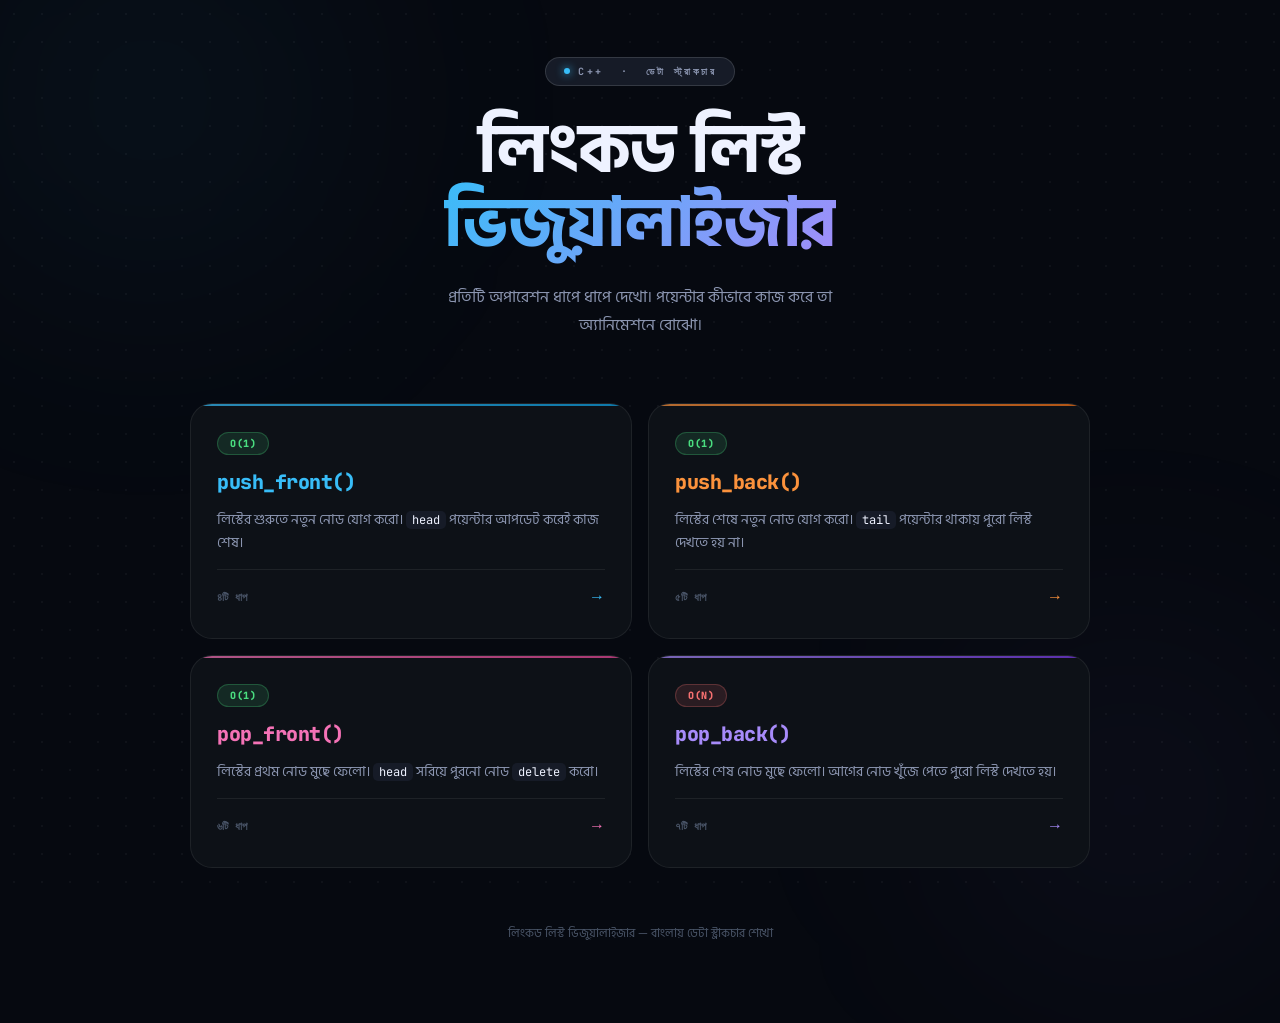
<file: index.html>
<!DOCTYPE html>
<html lang="bn">
<head>
    <meta charset="UTF-8">
    <meta name="viewport" content="width=device-width, initial-scale=1.0">
    <title>লিংকড লিস্ট ভিজুয়ালাইজার</title>
    <link rel="stylesheet" href="style.css">
</head>
<body>
<div class="bg-grid"></div>

<div class="page">
    <header class="hero">
        <div class="hero-tag">C++ &nbsp;&middot;&nbsp; ডেটা স্ট্রাকচার</div>
        <h1 class="hero-title">লিংকড লিস্ট<br><span class="hero-accent">ভিজুয়ালাইজার</span></h1>
        <p class="hero-sub">প্রতিটি অপারেশন ধাপে ধাপে দেখো। পয়েন্টার কীভাবে কাজ করে তা অ্যানিমেশনে বোঝো।</p>
    </header>

    <div class="grid">
        <a class="card card--pf" href="push_front/push_front.html">
            <div class="card-top">
                <span class="card-complexity complexity--fast">O(1)</span>
            </div>
            <div class="card-fn">push_front()</div>
            <p class="card-desc">লিস্টের শুরুতে নতুন নোড যোগ করো। <code>head</code> পয়েন্টার আপডেট করেই কাজ শেষ।</p>
            <div class="card-footer">
                <span class="card-steps">৪টি ধাপ</span>
                <span class="card-arrow">&#8594;</span>
            </div>
        </a>

        <a class="card card--pb" href="push_back/push_back.html">
            <div class="card-top">
                <span class="card-complexity complexity--fast">O(1)</span>
            </div>
            <div class="card-fn">push_back()</div>
            <p class="card-desc">লিস্টের শেষে নতুন নোড যোগ করো। <code>tail</code> পয়েন্টার থাকায় পুরো লিস্ট দেখতে হয় না।</p>
            <div class="card-footer">
                <span class="card-steps">৫টি ধাপ</span>
                <span class="card-arrow">&#8594;</span>
            </div>
        </a>

        <a class="card card--pof" href="pop_front/pop_front.html">
            <div class="card-top">
                <span class="card-complexity complexity--fast">O(1)</span>
            </div>
            <div class="card-fn">pop_front()</div>
            <p class="card-desc">লিস্টের প্রথম নোড মুছে ফেলো। <code>head</code> সরিয়ে পুরনো নোড <code>delete</code> করো।</p>
            <div class="card-footer">
                <span class="card-steps">৬টি ধাপ</span>
                <span class="card-arrow">&#8594;</span>
            </div>
        </a>

        <a class="card card--pob" href="pop_back/pop_back.html">
            <div class="card-top">
                <span class="card-complexity complexity--slow">O(N)</span>
            </div>
            <div class="card-fn">pop_back()</div>
            <p class="card-desc">লিস্টের শেষ নোড মুছে ফেলো। আগের নোড খুঁজে পেতে পুরো লিস্ট দেখতে হয়।</p>
            <div class="card-footer">
                <span class="card-steps">৭টি ধাপ</span>
                <span class="card-arrow">&#8594;</span>
            </div>
        </a>
    </div>

    <footer class="foot">লিংকড লিস্ট ভিজুয়ালাইজার &mdash; বাংলায় ডেটা স্ট্রাকচার শেখো</footer>
</div>
<script src="script.js"></script>
</body>
</html>
</file>
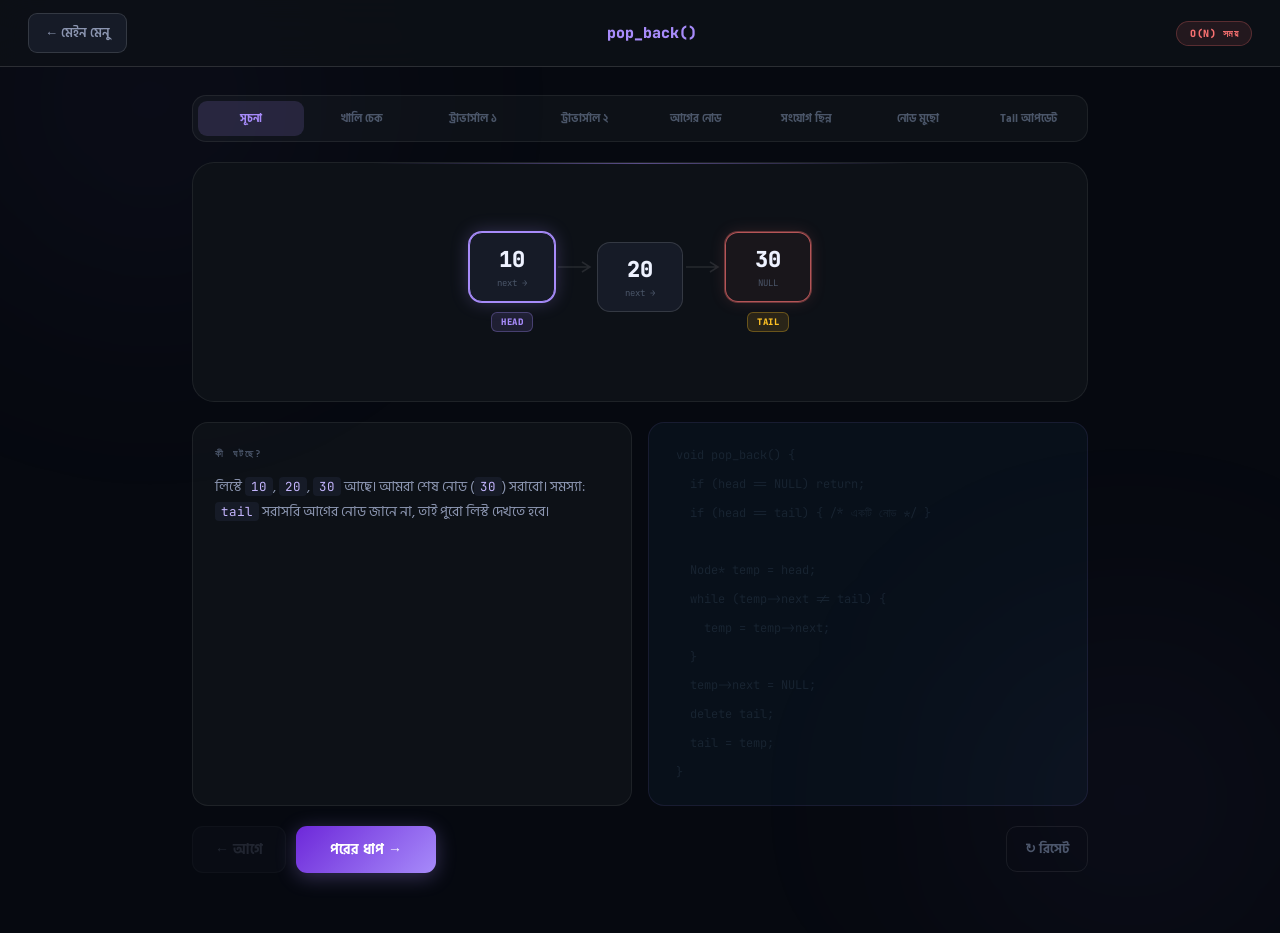
<file: pop_back/pop_back.html>
<!DOCTYPE html>
<html lang="bn">
<head>
    <meta charset="UTF-8">
    <meta name="viewport" content="width=device-width, initial-scale=1.0">
    <title>pop_back() — লিংকড লিস্ট</title>
    <link rel="stylesheet" href="../style.css">
    <style>
        .viz-page.theme-pob { --c-accent: #a78bfa; --c-glow: rgba(167,139,250,0.28); }
    </style>
</head>
<body class="viz-page theme-pob">
<div class="viz-wrap">
    <nav class="top-nav">
        <a class="nav-back" href="../index.html">&#8592; মেইন মেনু</a>
        <span class="nav-title">pop_back()</span>
        <span class="nav-badge badge-on">O(N) সময়</span>
    </nav>
    <div class="viz-main">
        <div class="stepper" id="stepper"></div>
        <div class="vis-box" id="vis"></div>
        <div class="info-grid">
            <div class="desc-card">
                <h4>কী ঘটছে?</h4>
                <div id="desc-text"></div>
            </div>
            <div class="code-card" id="code-view"></div>
        </div>
        <div class="nav-controls">
            <div class="btn-group">
                <button class="btn btn-prev" onclick="prev()" id="prevBtn">&#8592; আগে</button>
                <button class="btn btn-next" onclick="next()" id="nextBtn">পরের ধাপ &#8594;</button>
            </div>
            <button class="btn btn-reset" onclick="reset()">&#8635; রিসেট</button>
        </div>
    </div>
</div>
<script src="pop_back.js"></script>
</body>
</html>
</file>
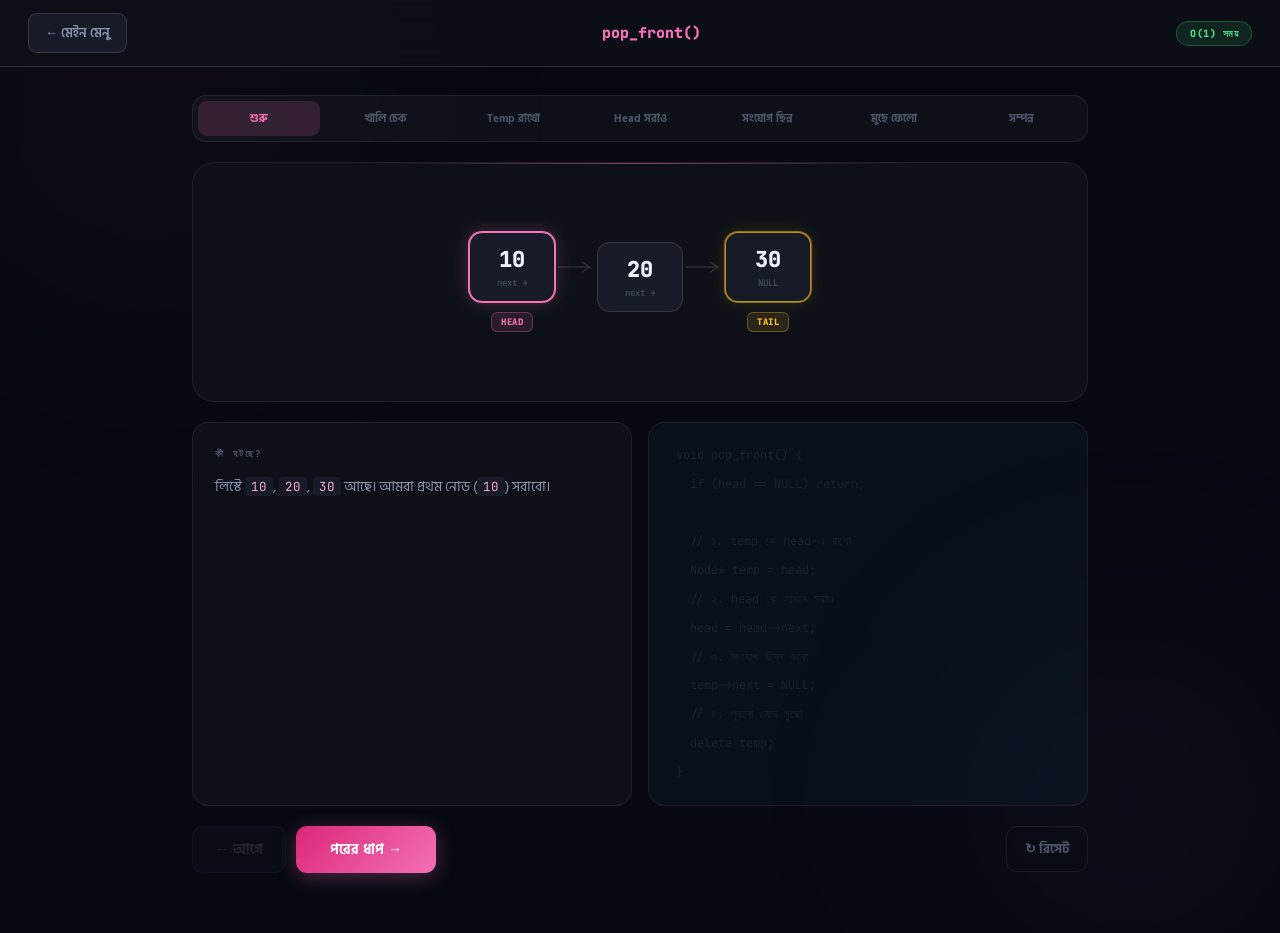
<file: pop_front/pop_front.html>
<!DOCTYPE html>
<html lang="bn">
<head>
    <meta charset="UTF-8">
    <meta name="viewport" content="width=device-width, initial-scale=1.0">
    <title>pop_front() — লিংকড লিস্ট</title>
    <link rel="stylesheet" href="../style.css">
    <style>
        .viz-page.theme-pof { --c-accent: #f472b6; --c-glow: rgba(244,114,182,0.28); }
    </style>
</head>
<body class="viz-page theme-pof">
<div class="viz-wrap">
    <nav class="top-nav">
        <a class="nav-back" href="../index.html">&#8592; মেইন মেনু</a>
        <span class="nav-title">pop_front()</span>
        <span class="nav-badge badge-o1">O(1) সময়</span>
    </nav>
    <div class="viz-main">
        <div class="stepper" id="stepper"></div>
        <div class="vis-box" id="vis"></div>
        <div class="info-grid">
            <div class="desc-card">
                <h4>কী ঘটছে?</h4>
                <div id="desc-text"></div>
            </div>
            <div class="code-card" id="code-view"></div>
        </div>
        <div class="nav-controls">
            <div class="btn-group">
                <button class="btn btn-prev" onclick="prev()" id="prevBtn">&#8592; আগে</button>
                <button class="btn btn-next" onclick="next()" id="nextBtn">পরের ধাপ &#8594;</button>
            </div>
            <button class="btn btn-reset" onclick="reset()">&#8635; রিসেট</button>
        </div>
    </div>
</div>
<script src="pop_front.js"></script>
</body>
</html>
</file>
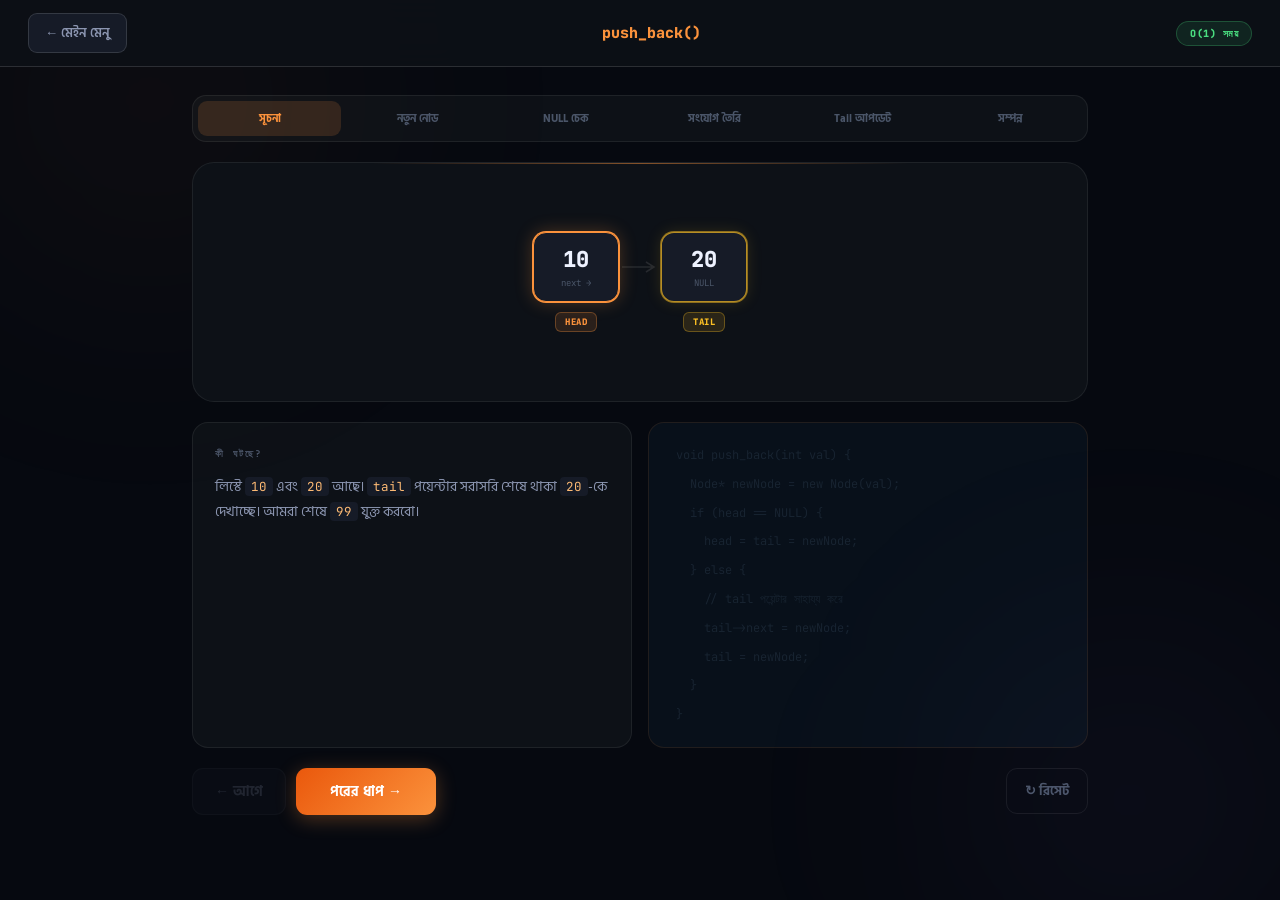
<file: push_back/push_back.html>
<!DOCTYPE html>
<html lang="bn">
<head>
    <meta charset="UTF-8">
    <meta name="viewport" content="width=device-width, initial-scale=1.0">
    <title>push_back() — লিংকড লিস্ট</title>
    <link rel="stylesheet" href="../style.css">
    <style>
        .viz-page.theme-pb { --c-accent: #fb923c; --c-glow: rgba(251,146,60,0.28); }
    </style>
</head>
<body class="viz-page theme-pb">
<div class="viz-wrap">
    <nav class="top-nav">
        <a class="nav-back" href="../index.html">&#8592; মেইন মেনু</a>
        <span class="nav-title">push_back()</span>
        <span class="nav-badge badge-o1">O(1) সময়</span>
    </nav>
    <div class="viz-main">
        <div class="stepper" id="stepper"></div>
        <div class="vis-box" id="vis"></div>
        <div class="info-grid">
            <div class="desc-card">
                <h4>কী ঘটছে?</h4>
                <div id="desc-text"></div>
            </div>
            <div class="code-card" id="code-view"></div>
        </div>
        <div class="nav-controls">
            <div class="btn-group">
                <button class="btn btn-prev" onclick="prev()" id="prevBtn">&#8592; আগে</button>
                <button class="btn btn-next" onclick="next()" id="nextBtn">পরের ধাপ &#8594;</button>
            </div>
            <button class="btn btn-reset" onclick="reset()">&#8635; রিসেট</button>
        </div>
    </div>
</div>
<script src="push_back.js"></script>
</body>
</html>
</file>
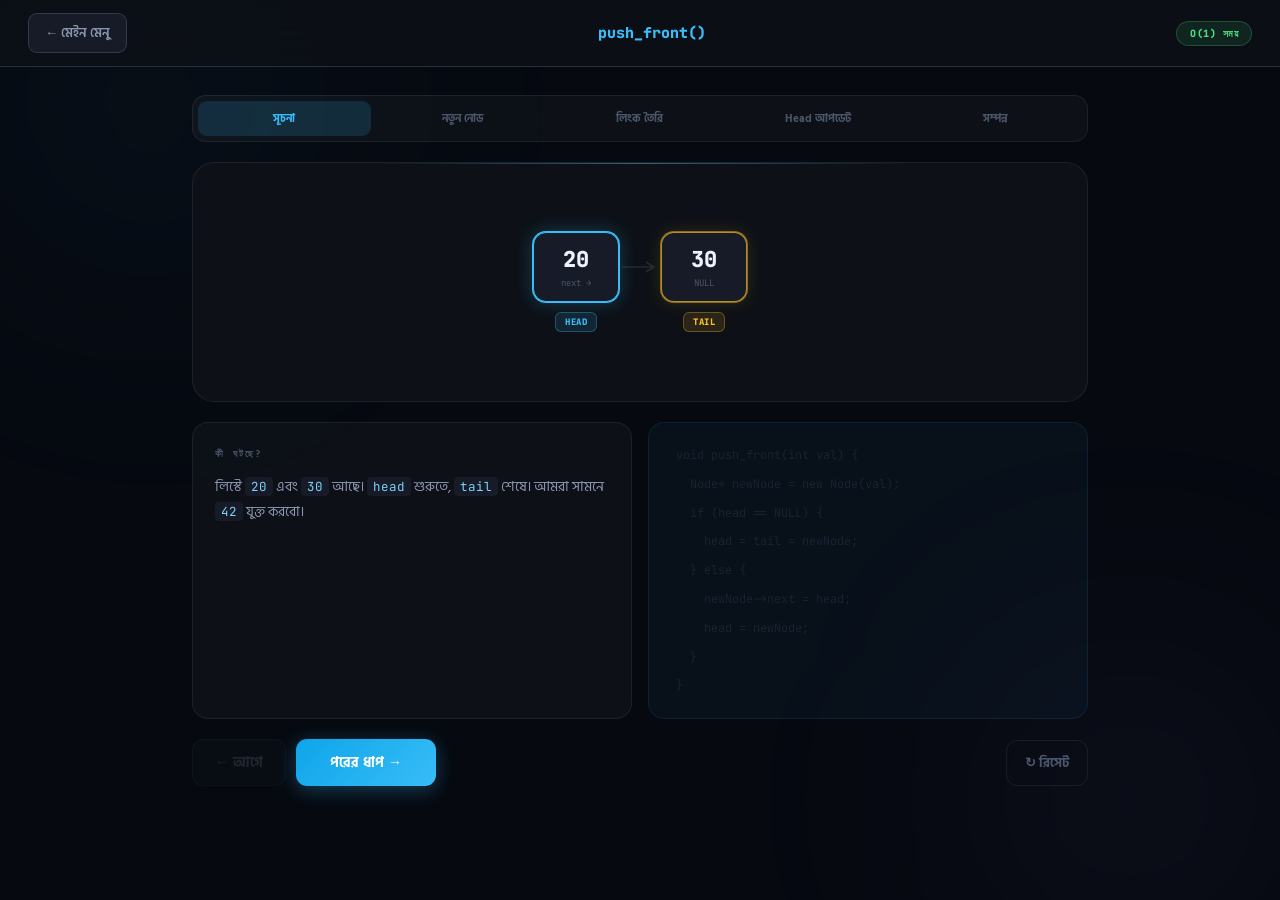
<file: push_front/push_front.html>
<!DOCTYPE html>
<html lang="bn">
<head>
    <meta charset="UTF-8">
    <meta name="viewport" content="width=device-width, initial-scale=1.0">
    <title>push_front() — লিংকড লিস্ট</title>
    <link rel="stylesheet" href="../style.css">
    <style>
        /* push_front specific: --c-accent = sky, --c-glow = sky glow */
        .viz-page.theme-pf { --c-accent: #38bdf8; --c-glow: rgba(56,189,248,0.28); }
    </style>
</head>
<body class="viz-page theme-pf">
<div class="viz-wrap">
    <nav class="top-nav">
        <a class="nav-back" href="../index.html">&#8592; মেইন মেনু</a>
        <span class="nav-title">push_front()</span>
        <span class="nav-badge badge-o1">O(1) সময়</span>
    </nav>
    <div class="viz-main">
        <div class="stepper" id="stepper"></div>
        <div class="vis-box" id="vis"></div>
        <div class="info-grid">
            <div class="desc-card">
                <h4>কী ঘটছে?</h4>
                <div id="desc-text"></div>
            </div>
            <div class="code-card" id="code-view"></div>
        </div>
        <div class="nav-controls">
            <div class="btn-group">
                <button class="btn btn-prev" onclick="prev()" id="prevBtn">&#8592; আগে</button>
                <button class="btn btn-next" onclick="next()" id="nextBtn">পরের ধাপ &#8594;</button>
            </div>
            <button class="btn btn-reset" onclick="reset()">&#8635; রিসেট</button>
        </div>
    </div>
</div>
<script src="push_front.js"></script>
</body>
</html>
</file>
<file: style.css>
@import url('https://fonts.googleapis.com/css2?family=Hind+Siliguri:wght@400;500;600;700&family=JetBrains+Mono:wght@400;600;700;800&display=swap');

*, *::before, *::after { box-sizing: border-box; margin: 0; padding: 0; }

/* =============================================
   GLOBAL DARK TOKENS
   ============================================= */
:root {
    --sans:  'Hind Siliguri', sans-serif;
    --mono:  'JetBrains Mono', monospace;

    /* Surface layers */
    --bg-base:    #060910;
    --bg-surface: #0d1117;
    --bg-raised:  #161b27;
    --bg-high:    #1e2535;
    --border:     rgba(255,255,255,0.07);
    --border-hi:  rgba(255,255,255,0.13);

    /* Text */
    --text-primary:  #eef2ff;
    --text-secondary:#8b95b0;
    --text-muted:    #4a5568;

    /* Per-operation accent palettes */
    --pf-a:  #38bdf8;   /* push_front  — sky  */
    --pf-b:  #0ea5e9;
    --pf-glow: rgba(56,189,248,0.22);

    --pb-a:  #fb923c;   /* push_back   — orange */
    --pb-b:  #f97316;
    --pb-glow: rgba(251,146,60,0.22);

    --pof-a: #f472b6;   /* pop_front   — pink */
    --pof-b: #ec4899;
    --pof-glow: rgba(244,114,182,0.22);

    --pob-a: #a78bfa;   /* pop_back    — violet */
    --pob-b: #7c3aed;
    --pob-glow: rgba(167,139,250,0.22);

    --green-a: #4ade80;
    --red-a:   #f87171;

    --radius-sm: 10px;
    --radius-md: 16px;
    --radius-lg: 22px;
}

/* =============================================
   LANDING PAGE — BODY
   ============================================= */
body {
    background: var(--bg-base);
    font-family: var(--sans);
    color: var(--text-primary);
    min-height: 100vh;
    display: flex;
    justify-content: center;
    padding: 56px 20px 80px;
    position: relative;
    overflow-x: hidden;
}

/* Ambient gradient orbs */
body::before, body::after {
    content: '';
    position: fixed;
    border-radius: 50%;
    filter: blur(120px);
    pointer-events: none;
    z-index: 0;
}
body::before {
    width: 600px; height: 600px;
    top: -200px; left: -150px;
    background: radial-gradient(circle, rgba(56,189,248,0.07) 0%, transparent 70%);
}
body::after {
    width: 500px; height: 500px;
    bottom: -150px; right: -100px;
    background: radial-gradient(circle, rgba(167,139,250,0.07) 0%, transparent 70%);
}

/* Fine dot-grid */
.bg-grid {
    position: fixed; inset: 0; z-index: 0; pointer-events: none;
    background-image: radial-gradient(rgba(255,255,255,0.04) 1px, transparent 1px);
    background-size: 28px 28px;
}

.page {
    position: relative; z-index: 1;
    width: 100%; max-width: 900px;
}

/* ---- HERO ---- */
.hero { text-align: center; margin-bottom: 64px; }

.hero-tag {
    display: inline-flex; align-items: center; gap: 8px;
    background: var(--bg-raised);
    border: 1px solid var(--border-hi);
    color: var(--text-secondary);
    font-family: var(--mono);
    font-size: 10px; font-weight: 700;
    letter-spacing: 2.5px; text-transform: uppercase;
    padding: 7px 18px; border-radius: 99px;
    margin-bottom: 28px;
}
.hero-tag::before {
    content: '';
    display: inline-block;
    width: 6px; height: 6px;
    border-radius: 50%;
    background: var(--pf-a);
    box-shadow: 0 0 8px var(--pf-a);
    animation: pulse-dot 2s ease-in-out infinite;
}
@keyframes pulse-dot {
    0%,100% { opacity:1; transform:scale(1); }
    50%      { opacity:0.4; transform:scale(0.7); }
}

.hero-title {
    font-family: var(--sans);
    font-size: clamp(40px, 6.5vw, 68px);
    font-weight: 700; line-height: 1.1;
    color: var(--text-primary);
    margin-bottom: 20px;
    letter-spacing: -1px;
}
.hero-accent {
    background: linear-gradient(135deg, var(--pf-a) 0%, var(--pob-a) 100%);
    -webkit-background-clip: text; -webkit-text-fill-color: transparent;
    background-clip: text;
}
.hero-sub {
    color: var(--text-secondary); font-size: 16px; line-height: 1.75;
    max-width: 460px; margin: 0 auto;
}

/* ---- CARD GRID ---- */
.grid {
    display: grid;
    grid-template-columns: 1fr 1fr;
    gap: 16px;
}
@media (max-width: 580px) { .grid { grid-template-columns: 1fr; } }

.card {
    background: var(--bg-surface);
    border-radius: var(--radius-lg);
    padding: 28px 26px;
    border: 1px solid var(--border);
    text-decoration: none; color: inherit;
    display: flex; flex-direction: column; gap: 14px;
    transition: transform 0.25s ease, box-shadow 0.25s ease, border-color 0.3s ease;
    position: relative; overflow: hidden;
}

/* Top color bar */
.card::before {
    content: ''; position: absolute;
    top: 0; left: 0; right: 0; height: 2px;
    opacity: 0.7; transition: opacity 0.3s;
}
/* Ambient glow spot top-right */
.card::after {
    content: ''; position: absolute;
    top: -60px; right: -60px;
    width: 180px; height: 180px;
    border-radius: 50%; opacity: 0;
    transition: opacity 0.4s;
    pointer-events: none;
}

.card--pf::before  { background: linear-gradient(90deg, var(--pf-a), var(--pf-b)); }
.card--pf::after   { background: radial-gradient(circle, var(--pf-glow), transparent 70%); }
.card--pb::before  { background: linear-gradient(90deg, var(--pb-a), var(--pb-b)); }
.card--pb::after   { background: radial-gradient(circle, var(--pb-glow), transparent 70%); }
.card--pof::before { background: linear-gradient(90deg, var(--pof-a), var(--pof-b)); }
.card--pof::after  { background: radial-gradient(circle, var(--pof-glow), transparent 70%); }
.card--pob::before { background: linear-gradient(90deg, var(--pob-a), var(--pob-b)); }
.card--pob::after  { background: radial-gradient(circle, var(--pob-glow), transparent 70%); }

.card:hover { transform: translateY(-6px); }
.card:hover::after { opacity: 1; }
.card--pf:hover  { border-color: rgba(56,189,248,0.35);  box-shadow: 0 20px 50px -12px var(--pf-glow); }
.card--pb:hover  { border-color: rgba(251,146,60,0.35);  box-shadow: 0 20px 50px -12px var(--pb-glow); }
.card--pof:hover { border-color: rgba(244,114,182,0.35); box-shadow: 0 20px 50px -12px var(--pof-glow); }
.card--pob:hover { border-color: rgba(167,139,250,0.35); box-shadow: 0 20px 50px -12px var(--pob-glow); }

.card-top { display: flex; align-items: center; justify-content: space-between; }

.card-complexity {
    font-family: var(--mono); font-size: 10px; font-weight: 800;
    padding: 4px 12px; border-radius: 99px; letter-spacing: 0.5px;
}
.complexity--fast { background: rgba(74,222,128,0.12); color: var(--green-a); border: 1px solid rgba(74,222,128,0.25); }
.complexity--slow { background: rgba(248,113,113,0.12); color: var(--red-a);   border: 1px solid rgba(248,113,113,0.25); }

.card-fn {
    font-family: var(--mono); font-size: 20px; font-weight: 800;
    letter-spacing: -0.5px;
}
.card--pf  .card-fn { color: var(--pf-a); }
.card--pb  .card-fn { color: var(--pb-a); }
.card--pof .card-fn { color: var(--pof-a); }
.card--pob .card-fn { color: var(--pob-a); }

.card-desc {
    font-size: 13.5px; color: var(--text-secondary); line-height: 1.7; flex: 1;
}
.card-desc code {
    font-family: var(--mono); font-size: 12px;
    background: var(--bg-raised); padding: 1px 6px; border-radius: 5px;
    color: var(--text-primary);
}

.card-footer {
    display: flex; align-items: center; justify-content: space-between;
    border-top: 1px solid var(--border); padding-top: 14px;
}
.card-steps { font-size: 11px; font-weight: 600; color: var(--text-muted); font-family: var(--mono); }
.card-arrow { font-size: 16px; font-weight: 700; transition: transform 0.2s; }
.card--pf  .card-arrow { color: var(--pf-a); }
.card--pb  .card-arrow { color: var(--pb-a); }
.card--pof .card-arrow { color: var(--pof-a); }
.card--pob .card-arrow { color: var(--pob-a); }
.card:hover .card-arrow { transform: translateX(5px); }

/* ---- FOOTER ---- */
.foot { text-align: center; margin-top: 56px; color: var(--text-muted); font-size: 12px; }

/* =============================================
   SHARED VISUALIZER PAGE
   ============================================= */
body.viz-page {
    padding: 0; display: block; overflow-x: hidden;
    background: var(--bg-base);
}

.viz-wrap { min-height: 100vh; display: flex; flex-direction: column; align-items: center; }

/* ---- TOP NAV ---- */
.top-nav {
    width: 100%;
    background: rgba(13,17,23,0.85);
    backdrop-filter: blur(16px);
    -webkit-backdrop-filter: blur(16px);
    border-bottom: 1px solid var(--border-hi);
    padding: 13px 28px;
    display: flex; align-items: center; justify-content: space-between;
    position: sticky; top: 0; z-index: 100;
}

.nav-back {
    display: inline-flex; align-items: center; gap: 7px;
    background: var(--bg-raised);
    color: var(--text-secondary);
    border: 1px solid var(--border-hi);
    padding: 8px 16px; border-radius: 9px;
    font-family: var(--sans); font-size: 13px; font-weight: 600;
    cursor: pointer; text-decoration: none;
    transition: background 0.2s, color 0.2s, border-color 0.2s;
}
.nav-back:hover { background: var(--bg-high); color: var(--text-primary); border-color: rgba(255,255,255,0.2); }

.nav-title {
    font-family: var(--mono); font-size: 15px; font-weight: 800;
}

.nav-badge {
    font-family: var(--mono); font-size: 10px; font-weight: 800;
    padding: 5px 13px; border-radius: 99px; letter-spacing: 0.5px;
}
.badge-o1 { background: rgba(74,222,128,0.1); color: var(--green-a); border: 1px solid rgba(74,222,128,0.25); }
.badge-on { background: rgba(248,113,113,0.1); color: var(--red-a);   border: 1px solid rgba(248,113,113,0.25); }

/* Nav accent colors */
.viz-page.theme-pf  .nav-title { color: var(--pf-a); }
.viz-page.theme-pb  .nav-title { color: var(--pb-a); }
.viz-page.theme-pof .nav-title { color: var(--pof-a); }
.viz-page.theme-pob .nav-title { color: var(--pob-a); }

/* Ambient bg orbs per theme */
.viz-page.theme-pf::before  { background: radial-gradient(circle, rgba(56,189,248,0.06), transparent 70%); }
.viz-page.theme-pb::before  { background: radial-gradient(circle, rgba(251,146,60,0.06), transparent 70%); }
.viz-page.theme-pof::before { background: radial-gradient(circle, rgba(244,114,182,0.06), transparent 70%); }
.viz-page.theme-pob::before { background: radial-gradient(circle, rgba(167,139,250,0.06), transparent 70%); }

/* ---- MAIN LAYOUT ---- */
.viz-main {
    width: 100%; max-width: 940px;
    padding: 28px 22px 60px;
    display: flex; flex-direction: column; gap: 20px;
}

/* ---- STEPPER ---- */
.stepper {
    display: flex; gap: 5px;
    background: var(--bg-surface);
    border: 1px solid var(--border);
    padding: 5px; border-radius: 14px;
}

.step-btn {
    flex: 1; border: none; background: transparent; padding: 9px 5px;
    border-radius: 9px; cursor: pointer;
    font-size: 10.5px; font-weight: 700; font-family: var(--sans);
    color: var(--text-muted);
    transition: all 0.2s;
    white-space: nowrap; overflow: hidden; text-overflow: ellipsis;
}
.step-btn:hover:not(.active) { background: var(--bg-raised); color: var(--text-secondary); }
.step-btn.active { color: #fff; }
.step-btn.done   { color: var(--green-a); }

/* Theme-specific active stepper */
.theme-pf  .step-btn.active { background: rgba(56,189,248,0.15);  color: var(--pf-a); }
.theme-pb  .step-btn.active { background: rgba(251,146,60,0.15);  color: var(--pb-a); }
.theme-pof .step-btn.active { background: rgba(244,114,182,0.15); color: var(--pof-a); }
.theme-pob .step-btn.active { background: rgba(167,139,250,0.15); color: var(--pob-a); }

/* ---- VIS BOX ---- */
.vis-box {
    background: var(--bg-surface);
    border: 1px solid var(--border);
    border-radius: var(--radius-lg);
    padding: 64px 30px;
    min-height: 240px;
    display: flex; align-items: center; justify-content: center;
    overflow-x: auto;
    position: relative;
}

/* Subtle inner glow line at top */
.vis-box::before {
    content: ''; position: absolute;
    top: 0; left: 20%; right: 20%; height: 1px;
    opacity: 0.5;
}
.theme-pf  .vis-box::before { background: linear-gradient(90deg, transparent, var(--pf-a), transparent); }
.theme-pb  .vis-box::before { background: linear-gradient(90deg, transparent, var(--pb-a), transparent); }
.theme-pof .vis-box::before { background: linear-gradient(90deg, transparent, var(--pof-a), transparent); }
.theme-pob .vis-box::before { background: linear-gradient(90deg, transparent, var(--pob-a), transparent); }

/* ---- NODES ---- */
.node-row { display: flex; align-items: center; }

.node-container {
    display: flex; flex-direction: column;
    align-items: center; gap: 10px;
}

.node {
    width: 86px; height: 70px;
    background: var(--bg-raised);
    border: 1.5px solid var(--border-hi);
    border-radius: 13px;
    display: flex; flex-direction: column;
    align-items: center; justify-content: center;
    transition: all 0.35s cubic-bezier(0.4, 0, 0.2, 1);
    position: relative;
}
.node-val { font-family: var(--mono); font-size: 22px; font-weight: 800; color: var(--text-primary); }
.node-ptr { font-family: var(--mono); font-size: 9px; color: var(--text-muted); margin-top: 3px; }

/* ---- NODE STATE CLASSES (theme-aware) ---- */
/* head highlight */
.node.is-head {
    border-color: var(--c-accent, #38bdf8);
    box-shadow: 0 0 0 1px var(--c-accent, #38bdf8), 0 0 18px var(--c-glow, rgba(56,189,248,0.25));
}
/* tail highlight */
.node.is-tail {
    border-color: rgba(251,191,36,0.7);
    box-shadow: 0 0 0 1px rgba(251,191,36,0.5), 0 0 16px rgba(251,191,36,0.15);
}
/* new node */
.node.is-new {
    border-color: var(--green-a);
    background: rgba(74,222,128,0.05);
    box-shadow: 0 0 0 1px rgba(74,222,128,0.5), 0 0 20px rgba(74,222,128,0.15);
}
/* scanning / temp */
.node.is-scan {
    border-color: rgba(251,191,36,0.8);
    transform: translateY(-7px);
    background: rgba(251,191,36,0.05);
    box-shadow: 0 0 0 1px rgba(251,191,36,0.4), 0 8px 20px rgba(251,191,36,0.2);
}
/* to-be-deleted */
.node.is-del {
    border-color: rgba(248,113,113,0.7);
    background: rgba(248,113,113,0.05);
    box-shadow: 0 0 0 1px rgba(248,113,113,0.35), 0 0 16px rgba(248,113,113,0.15);
}
/* deleted / faded out */
.node.is-gone { opacity: 0; transform: scale(0.4) rotate(6deg); }
/* new tail after operation */
.node.is-newtail {
    border-color: rgba(251,191,36,0.7);
    box-shadow: 0 0 0 1px rgba(251,191,36,0.5), 0 0 16px rgba(251,191,36,0.15);
}

/* --- PTR LABELS --- */
.ptr-row { display: flex; gap: 4px; flex-wrap: wrap; justify-content: center; }

.lbl {
    padding: 3px 9px; border-radius: 6px;
    font-family: var(--mono); font-size: 9px; font-weight: 800;
    text-transform: uppercase; letter-spacing: 0.5px;
}
.lbl-head { background: rgba(56,189,248,0.12); color: #38bdf8; border: 1px solid rgba(56,189,248,0.3); }
.lbl-tail { background: rgba(251,191,36,0.12);  color: #fbbf24; border: 1px solid rgba(251,191,36,0.3); }
.lbl-new  { background: rgba(74,222,128,0.12);  color: var(--green-a); border: 1px solid rgba(74,222,128,0.3); }
.lbl-temp { background: rgba(251,191,36,0.12);  color: #fbbf24; border: 1px solid rgba(251,191,36,0.3); }

/* Theme-tinted head label per page */
.theme-pf  .lbl-head { background: rgba(56,189,248,0.12);  color: var(--pf-a);  border-color: rgba(56,189,248,0.3); }
.theme-pb  .lbl-head { background: rgba(251,146,60,0.12);  color: var(--pb-a);  border-color: rgba(251,146,60,0.3); }
.theme-pof .lbl-head { background: rgba(244,114,182,0.12); color: var(--pof-a); border-color: rgba(244,114,182,0.3); }
.theme-pob .lbl-head { background: rgba(167,139,250,0.12); color: var(--pob-a); border-color: rgba(167,139,250,0.3); }

/* ---- ARROWS ---- */
.node-arrow {
    width: 42px; height: 18px;
    margin-bottom: 30px; flex-shrink: 0;
}

/* ---- INFO + CODE ---- */
.info-grid {
    display: grid; grid-template-columns: 1fr 1fr; gap: 16px;
}
@media (max-width: 620px) { .info-grid { grid-template-columns: 1fr; } }

.desc-card {
    background: var(--bg-surface); border: 1px solid var(--border);
    border-radius: var(--radius-md); padding: 22px;
    font-size: 14px; line-height: 1.8; color: var(--text-secondary);
}
.desc-card h4 {
    font-size: 9.5px; font-weight: 700; letter-spacing: 2px;
    text-transform: uppercase; color: var(--text-muted); margin-bottom: 12px;
    font-family: var(--mono);
}
.desc-card code {
    font-family: var(--mono); font-size: 12.5px;
    background: var(--bg-raised); color: #7dd3fc;
    padding: 1px 6px; border-radius: 4px;
}
/* Theme-colored code tags */
.theme-pb  .desc-card code { color: #fdba74; }
.theme-pof .desc-card code { color: #f9a8d4; }
.theme-pob .desc-card code { color: #c4b5fd; }

.code-card {
    background: #08101a;
    border: 1px solid rgba(56,189,248,0.1);
    border-radius: var(--radius-md); padding: 18px 16px;
    font-family: var(--mono); font-size: 12px; color: #3d5166;
    overflow-x: auto;
}
.theme-pb  .code-card { border-color: rgba(251,146,60,0.1); }
.theme-pof .code-card { border-color: rgba(244,114,182,0.1); }
.theme-pob .code-card { border-color: rgba(167,139,250,0.1); }

.code-ln {
    display: block; padding: 3px 8px;
    border-radius: 5px; opacity: 0.3;
    transition: opacity 0.25s, background 0.25s;
    white-space: pre; line-height: 1.9;
    border-left: 3px solid transparent;
}
.code-ln.active {
    opacity: 1; background: var(--bg-raised);
    color: var(--text-primary);
}
.theme-pf  .code-ln.active { border-left-color: var(--pf-a); }
.theme-pb  .code-ln.active { border-left-color: var(--pb-a); }
.theme-pof .code-ln.active { border-left-color: var(--pof-a); }
.theme-pob .code-ln.active { border-left-color: var(--pob-a); }

/* ---- NAV CONTROLS ---- */
.nav-controls {
    display: flex; align-items: center;
    justify-content: space-between;
}
.btn-group { display: flex; gap: 10px; }

.btn {
    padding: 11px 22px; border-radius: 11px; border: none;
    cursor: pointer; font-weight: 700; font-family: var(--sans); font-size: 14px;
    transition: all 0.2s; outline: none;
}

.btn-prev {
    background: var(--bg-raised); color: var(--text-secondary);
    border: 1px solid var(--border-hi);
}
.btn-prev:hover:not(:disabled) { background: var(--bg-high); color: var(--text-primary); }

.btn-next { color: #fff; border: none; min-width: 140px; }
.theme-pf  .btn-next { background: linear-gradient(135deg, #0ea5e9, #38bdf8); box-shadow: 0 4px 20px rgba(56,189,248,0.3); }
.theme-pb  .btn-next { background: linear-gradient(135deg, #ea580c, #fb923c); box-shadow: 0 4px 20px rgba(251,146,60,0.3); }
.theme-pof .btn-next { background: linear-gradient(135deg, #db2777, #f472b6); box-shadow: 0 4px 20px rgba(244,114,182,0.3); }
.theme-pob .btn-next { background: linear-gradient(135deg, #6d28d9, #a78bfa); box-shadow: 0 4px 20px rgba(167,139,250,0.3); }
.btn-next:hover:not(:disabled) { transform: translateY(-2px); filter: brightness(1.1); }

.btn-reset {
    background: transparent; color: var(--text-muted);
    border: 1px solid var(--border); font-size: 13px; padding: 11px 18px;
}
.btn-reset:hover { background: var(--bg-raised); color: var(--text-secondary); }

.btn:disabled { opacity: 0.2; cursor: not-allowed; transform: none !important; filter: none !important; }

/* ---- ANIMATIONS ---- */
@keyframes slideInRight {
    from { opacity: 0; transform: translateX(28px) scale(0.95); }
    to   { opacity: 1; transform: translateX(0) scale(1); }
}
@keyframes slideInLeft {
    from { opacity: 0; transform: translateX(-28px) scale(0.95); }
    to   { opacity: 1; transform: translateX(0) scale(1); }
}
.anim-right { animation: slideInRight 0.4s cubic-bezier(0.175, 0.885, 0.32, 1.275) both; }
.anim-left  { animation: slideInLeft  0.4s cubic-bezier(0.175, 0.885, 0.32, 1.275) both; }
</file>
